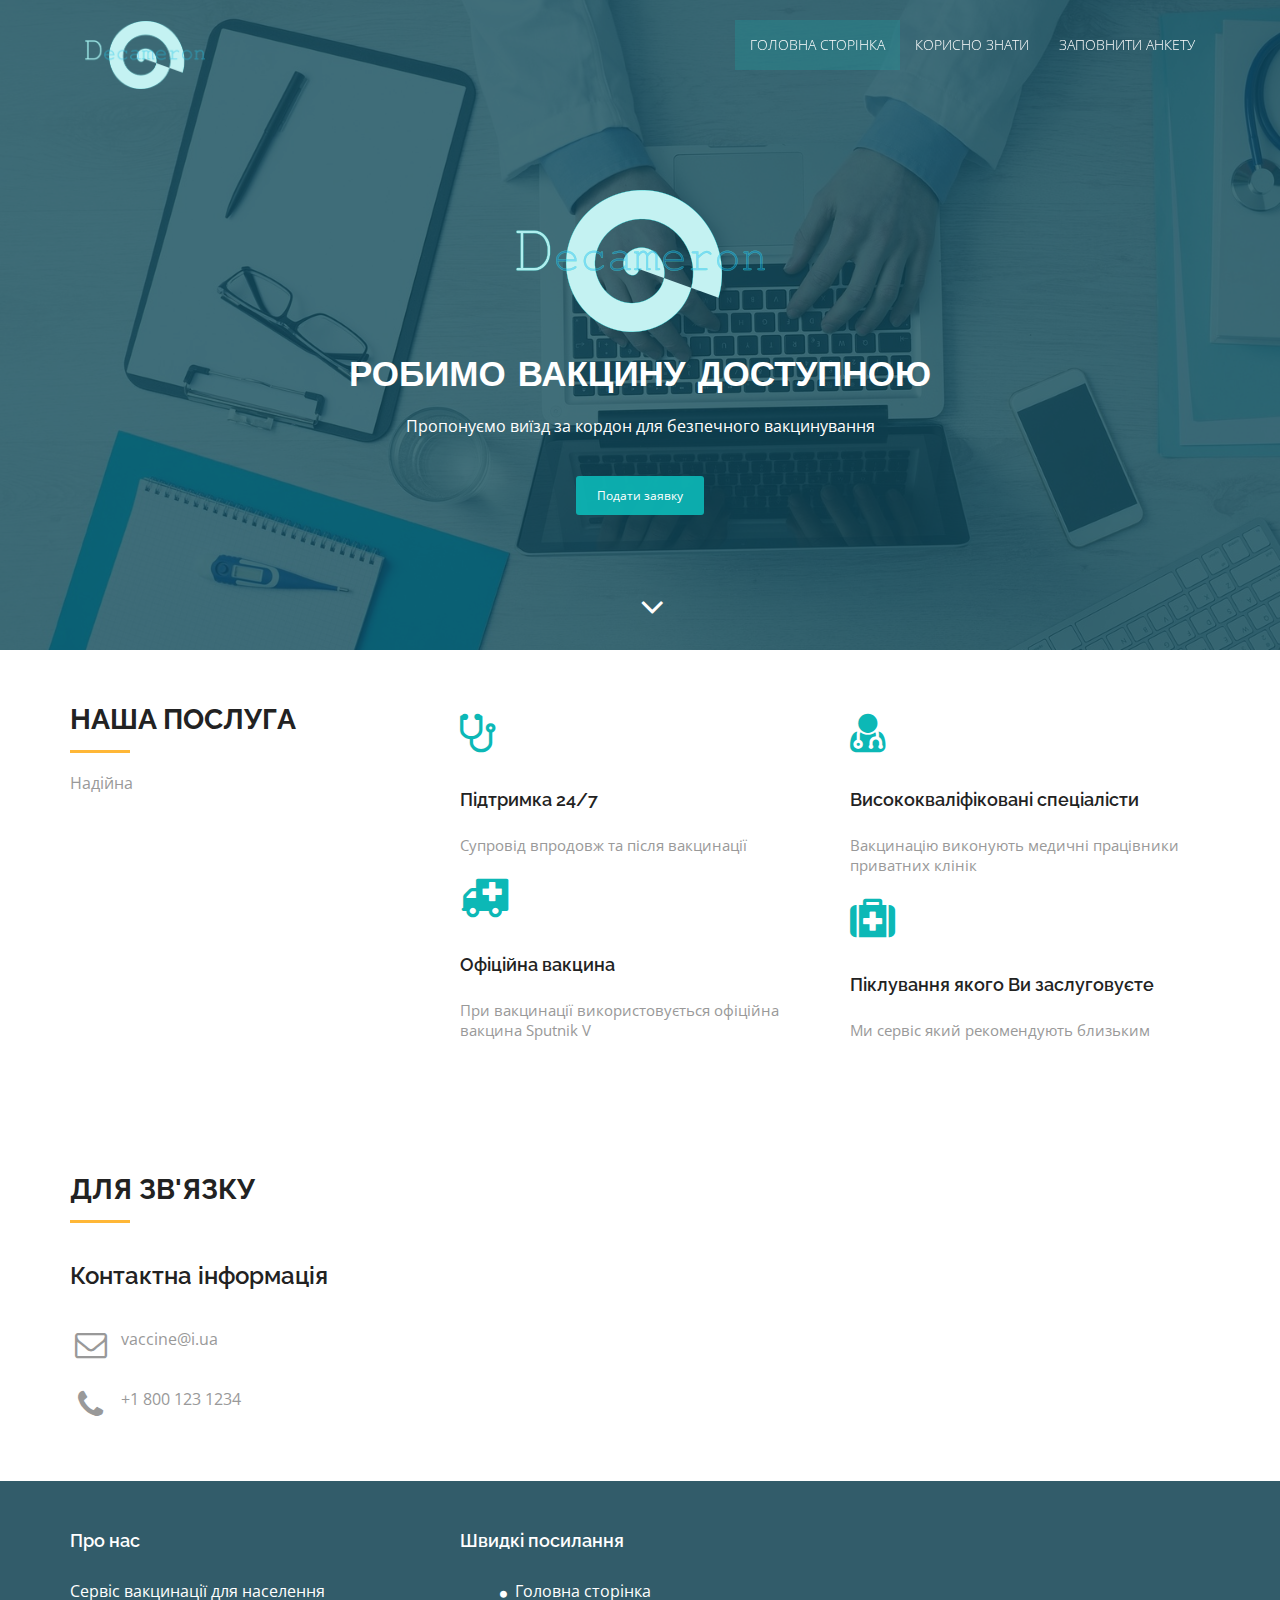
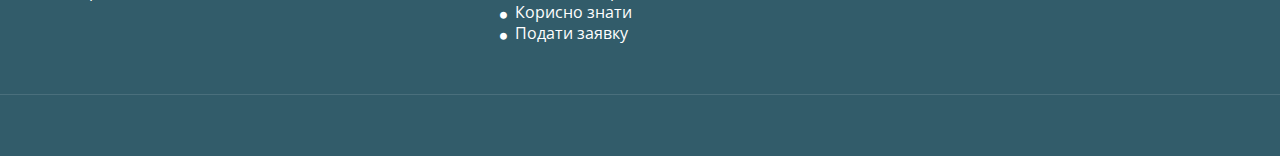
<file: index.html>
<!DOCTYPE html>
<html lang="en">

<head>
  <meta charset="utf-8">
  <meta name="viewport" content="width=device-width, initial-scale=1">
  <title>Доступна вакцина</title>

  <link rel="stylesheet" type="text/css" href="https://fonts.googleapis.com/css?family=Open+Sans|Raleway|Candal">
  <link rel="stylesheet" type="text/css" href="css/font-awesome.min.css">
  <link rel="stylesheet" type="text/css" href="css/bootstrap.min.css">
  <link rel="stylesheet" type="text/css" href="css/style.css">
  <link rel="shortcut icon" href="/img/logo.ico" type="image/x-icon">
  <!-- =======================================================
    Theme Name: Medilab
    Theme URL: https://bootstrapmade.com/medilab-free-medical-bootstrap-theme/
    Author: BootstrapMade.com
    Author URL: https://bootstrapmade.com
  ======================================================= -->
</head>

<body id="myPage" data-spy="scroll" data-target=".navbar" data-offset="60">
  <!--banner-->
  <section id="banner" class="banner">
    <div class="bg-color">
      <nav class="navbar navbar-default navbar-fixed-top">
        <div class="container">
          <div class="col-md-12">
            <div class="navbar-header">
              <button type="button" class="navbar-toggle" data-toggle="collapse" data-target="#myNavbar">
                <span class="icon-bar"></span>
                <span class="icon-bar"></span>
                <span class="icon-bar"></span>
              </button>
              <a class="navbar-brand" href="#"><img src="img/logo.png" class="img-responsive"
                  style="width: 140px; margin-top: -16px;"></a>
            </div>
            <div class="collapse navbar-collapse navbar-right" id="myNavbar">
              <ul class="nav navbar-nav">
                <li class="active"><a href="#banner">Головна сторінка</a></li>
                <li class=""><a href="about.html">Корисно знати</a></li>
                <li class=""><a href="anketa.html">Заповнити анкету</a></li>
              </ul>
            </div>
          </div>
        </div>
      </nav>
      <div class="container">
        <div class="row">
          <div class="banner-info">
            <div class="banner-logo text-center">
              <img src="img/logo.png" class="img-responsive">
            </div>
            <div class="banner-text text-center">
              <h1 class="white">Робимо вакцину доступною</h1>
              <p>Пропонуємо виїзд за кордон для безпечного вакцинування </p>
              <a href="anketa.html" class="btn btn-appoint">Подати заявку</a>
            </div>
            <div class="overlay-detail text-center">
              <a href="#service"><i class="fa fa-angle-down"></i></a>
            </div>
          </div>
        </div>
      </div>
    </div>
  </section>
  <!--/ banner-->
  <!--service-->
  <section id="service" class="section-padding">
    <div class="container">
      <div class="row">
        <div class="col-md-4 col-sm-4">
          <h2 class="ser-title">Наша послуга</h2>
          <hr class="botm-line">
          <p>Надійна</p>
        </div>
        <div class="col-md-4 col-sm-4">
          <div class="service-info">
            <div class="icon">
              <i class="fa fa-stethoscope"></i>
            </div>
            <div class="icon-info">
              <h4>Підтримка 24/7</h4>
              <p>Супровід впродовж та після вакцинації</p>
            </div>
          </div>
          <div class="service-info">
            <div class="icon">
              <i class="fa fa-ambulance"></i>
            </div>
            <div class="icon-info">
              <h4>Офіційна вакцина</h4>
              <p>При вакцинації використовується офіційна вакцина Sputnik V </p>
            </div>
          </div>
        </div>
        <div class="col-md-4 col-sm-4">
          <div class="service-info">
            <div class="icon">
              <i class="fa fa-user-md"></i>
            </div>
            <div class="icon-info">
              <h4>Висококваліфіковані спеціалісти</h4>
              <p>Вакцинацію виконують медичні працівники приватних клінік</p>
            </div>
          </div>
          <div class="service-info">
            <div class="icon">
              <i class="fa fa-medkit"></i>
            </div>
            <div class="icon-info">
              <h4>Піклування якого Ви заслуговуєте</h4>
              <p>Ми сервіс який рекомендують близьким</p>
            </div>
          </div>
        </div>
      </div>
    </div>
  </section>
  <!--/ service-->
  <!--cta-->

  <!--contact-->
  <section id="contact" class="section-padding">
    <div class="container">
      <div class="row">
        <div class="col-md-12">
          <h2 class="ser-title">Для зв'язку</h2>
          <hr class="botm-line">
        </div>
        <div class="col-md-4 col-sm-4">
          <h3>Контактна інформація</h3>
          <div class="space"></div>

          <div class="space"></div>
          <p><i class="fa fa-envelope-o fa-fw pull-left fa-2x"></i>vaccine@i.ua</p>
          <div class="space"></div>
          <p><i class="fa fa-phone fa-fw pull-left fa-2x"></i>+1 800 123 1234</p>
        </div>
      </div>
    </div>
  </section>
  <!--/ contact-->
  <!--footer-->
  <footer id="footer">
    <div class="top-footer">
      <div class="container">
        <div class="row">
          <div class="col-md-4 col-sm-4 marb20">
            <div class="ftr-tle">
              <h4 class="white no-padding">Про нас</h4>
            </div>
            <div class="info-sec">
              <p>Сервіс вакцинації для населення
              </p>
            </div>
          </div>
          <div class="col-md-4 col-sm-4 marb20">
            <div class="ftr-tle">
              <h4 class="white no-padding">Швидкі посилання</h4>
            </div>
            <div class="info-sec">
              <ul class="quick-info">
                <li><a href="index.html"><i class="fa fa-circle"></i>Головна сторінка</a></li>
                <li><a href="about.html"><i class="fa fa-circle"></i>Корисно знати</a></li>
                <li><a href="anketa.html"><i class="fa fa-circle"></i>Подати заявку</a></li>
              </ul>
            </div>
          </div>

        </div>
      </div>
    </div>
    <div class="footer-line">
      <div class="container">
        <div class="row">
          <div class="col-md-12 text-center">


          </div>
        </div>
      </div>
    </div>
  </footer>
  <!--/ footer-->

  <script src="js/jquery.min.js"></script>
  <script src="js/jquery.easing.min.js"></script>
  <script src="js/bootstrap.min.js"></script>
  <script src="js/custom.js"></script>
  <script src="contactform/contactform.js"></script>

</body>

</html>
</file>
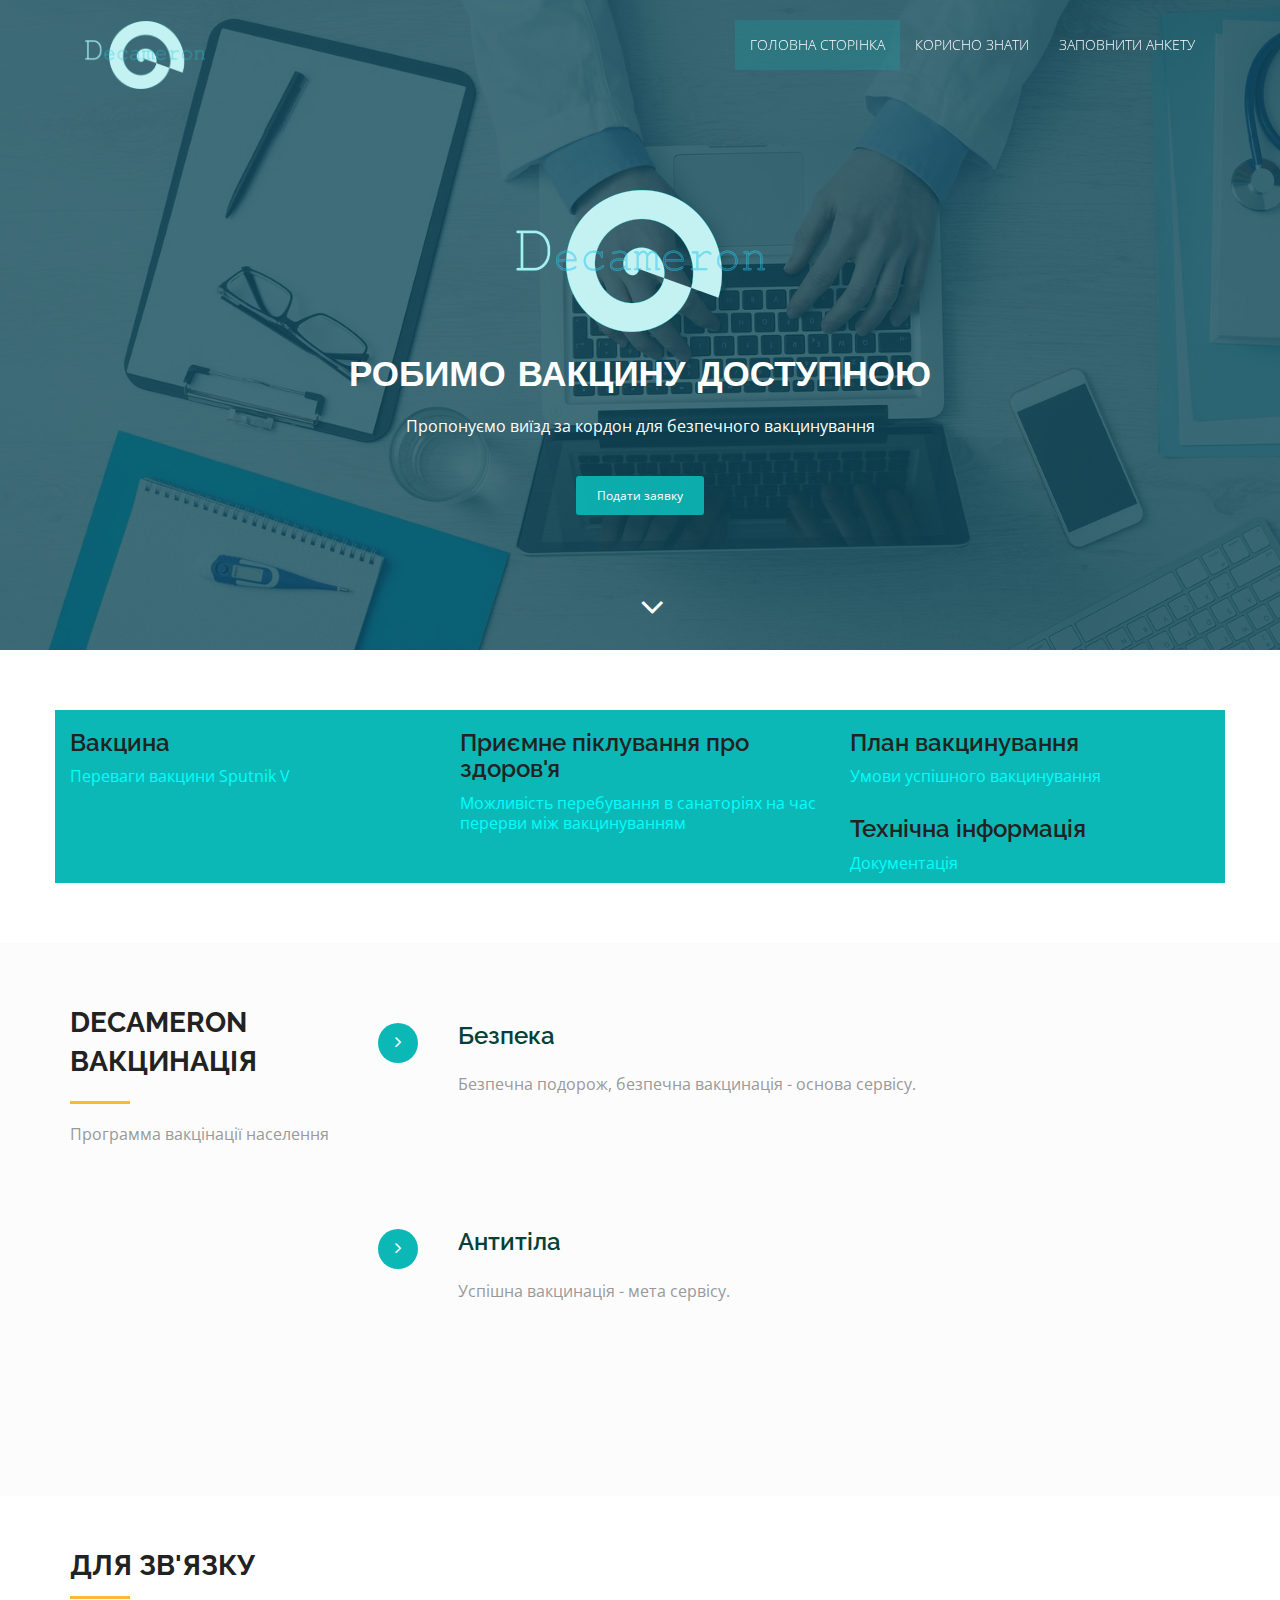
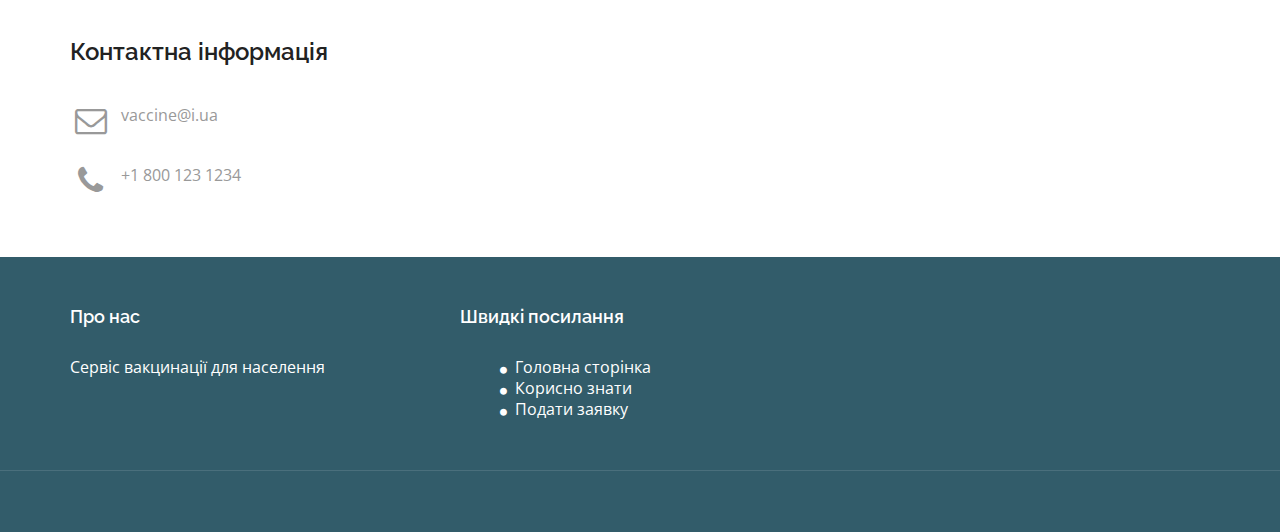
<file: about.html>
<!DOCTYPE html>
<html lang="en">

<head>
    <meta charset="utf-8">
    <meta name="viewport" content="width=device-width, initial-scale=1">
    <title>Про вакцину</title>

    <link rel="stylesheet" type="text/css" href="https://fonts.googleapis.com/css?family=Open+Sans|Raleway|Candal">
    <link rel="stylesheet" type="text/css" href="css/font-awesome.min.css">
    <link rel="stylesheet" type="text/css" href="css/bootstrap.min.css">
    <link rel="stylesheet" type="text/css" href="css/style.css">
    <link rel="shortcut icon" href="/img/logo.ico" type="image/x-icon">
    <!-- =======================================================
    Theme Name: Medilab
    Theme URL: https://bootstrapmade.com/medilab-free-medical-bootstrap-theme/
    Author: BootstrapMade.com
    Author URL: https://bootstrapmade.com
  ======================================================= -->
</head>
<style>
    h3.about {
        color: rgb(3, 65, 56);
    }

    a {
        color: #00FFFF;
    }
</style>

<body id="myPage" data-spy="scroll" data-target=".navbar" data-offset="60">
    <!--banner-->
    <section id="banner" class="banner">
        <div class="bg-color">
            <nav class="navbar navbar-default navbar-fixed-top">
                <div class="container">
                    <div class="col-md-12">
                        <div class="navbar-header">
                            <button type="button" class="navbar-toggle" data-toggle="collapse" data-target="#myNavbar">
                                <span class="icon-bar"></span>
                                <span class="icon-bar"></span>
                                <span class="icon-bar"></span>
                            </button>
                            <a class="navbar-brand" href="#"><img src="img/logo.png" class="img-responsive"
                                    style="width: 140px; margin-top: -16px;"></a>
                        </div>
                        <div class="collapse navbar-collapse navbar-right" id="myNavbar">
                            <ul class="nav navbar-nav">
                                <li class="active"><a href="index.html">Головна сторінка</a></li>
                                <li class=""><a href="about.html">Корисно знати</a></li>
                                <li class=""><a href="anketa.html">Заповнити анкету</a></li>
                            </ul>
                        </div>
                    </div>
                </div>
            </nav>
            <div class="container">
                <div class="row">
                    <div class="banner-info">
                        <div class="banner-logo text-center">
                            <img src="img/logo.png" class="img-responsive">
                        </div>
                        <div class="banner-text text-center">
                            <h1 class="white">Робимо вакцину доступною</h1>
                            <p>Пропонуємо виїзд за кордон для безпечного вакцинування </p>
                            <a href="anketa.html" class="btn btn-appoint">Подати заявку</a>
                        </div>
                        <div class="overlay-detail text-center">
                            <a href="anketa.html"><i class="fa fa-angle-down"></i></a>
                        </div>
                    </div>
                </div>
            </div>
        </div>
    </section>
    <!--/ banner-->
    <!--service-->

    <!--cta-->
    <section id="cta-1" class="section-padding">
        <div class="container">
            <div class="row">
                <div class="schedule-tab">
                    <div class="col-md-4 col-sm-4 bor-left">
                        <div class="mt-boxy-color"></div>
                        <div class="about">
                            <h3>Вакцина</h3>
                            <p><a href="sputnik.html">Переваги вакцини Sputnik V</a> </p>

                        </div>
                    </div>
                    <div class="col-md-4 col-sm-4">
                        <div class="about">
                            <h3>Приємне піклування про здоров'я</h3>
                            <p> <a href="sanatorium.html">Можливість перебування в санаторіях на час перерви між
                                    вакцинуванням</a> </p>

                        </div>
                    </div>
                    <div class="col-md-4 col-sm-4">
                        <div class="about">
                            <h3>План вакцинування</h3>
                            <p> <a href="plan.html">Умови успішного вакцинування</a> </p>

                        </div>
                    </div>
                    <div class="col-md-4 col-sm-4">
                        <div class="about">
                            <h3>Технічна інформація</h3>
                            <p> <a href="docs.html">Документація</a> </p>

                        </div>
                    </div>
                </div>
            </div>
        </div>
    </section>
    <!--cta-->
    <!--about-->
    <section id="about" class="section-padding">
        <div class="container">
            <div class="row">
                <div class="col-md-3 col-sm-4 col-xs-12">
                    <div class="section-title">
                        <h2 class="head-title lg-line">Decameron<br>Вакцинація</h2>
                        <hr class="botm-line">
                        <p class="sec-para">Программа вакцінації населення</p>
                    </div>
                </div>
                <div class="col-md-9 col-sm-8 col-xs-12">
                    <div style="visibility: visible;" class="col-sm-9 more-features-box">
                        <div class="more-features-box-text">
                            <div class="more-features-box-text-icon"> <i class="fa fa-angle-right"
                                    aria-hidden="true"></i> </div>
                            <div class="more-features-box-text-description">
                                <h3 class="about">Безпека</h3>
                                <p>Безпечна подорож, безпечна вакцинація - основа сервісу.</p>
                            </div>
                        </div>
                        <div class="more-features-box-text">
                            <div class="more-features-box-text-icon"> <i class="fa fa-angle-right"
                                    aria-hidden="true"></i> </div>
                            <div class="more-features-box-text-description">
                                <h3 class="about">Антитіла</h3>
                                <p>Успішна вакцинація - мета сервісу.</p>
                            </div>
                        </div>
                    </div>
                </div>
            </div>
        </div>
    </section>
    <!--/ about-->

    <!--contact-->
    <section id="contact" class="section-padding">
        <div class="container">
            <div class="row">
                <div class="col-md-12">
                    <h2 class="ser-title">Для зв'язку</h2>
                    <hr class="botm-line">
                </div>
                <div class="col-md-4 col-sm-4">
                    <h3>Контактна інформація</h3>
                    <div class="space"></div>

                    <div class="space"></div>
                    <p><i class="fa fa-envelope-o fa-fw pull-left fa-2x"></i>vaccine@i.ua</p>
                    <div class="space"></div>
                    <p><i class="fa fa-phone fa-fw pull-left fa-2x"></i>+1 800 123 1234</p>
                </div>
            </div>
        </div>
    </section>
    <!--/ contact-->
    <!--footer-->
    <footer id="footer">
        <div class="top-footer">
            <div class="container">
                <div class="row">
                    <div class="col-md-4 col-sm-4 marb20">
                        <div class="ftr-tle">
                            <h4 class="white no-padding">Про нас</h4>
                        </div>
                        <div class="info-sec">
                            <p>Сервіс вакцинації для населення
                            </p>
                        </div>
                    </div>
                    <div class="col-md-4 col-sm-4 marb20">
                        <div class="ftr-tle">
                            <h4 class="white no-padding">Швидкі посилання</h4>
                        </div>
                        <div class="info-sec">
                            <ul class="quick-info">
                                <li><a href="index.html"><i class="fa fa-circle"></i>Головна сторінка</a></li>
                                <li><a href="about.html"><i class="fa fa-circle"></i>Корисно знати</a></li>
                                <li><a href="anketa.html"><i class="fa fa-circle"></i>Подати заявку</a></li>
                            </ul>
                        </div>
                    </div>

                </div>
            </div>
        </div>
        <div class="footer-line">
            <div class="container">
                <div class="row">
                    <div class="col-md-12 text-center">


                    </div>
                </div>
            </div>
        </div>
    </footer>
    <!--/ footer-->

    <script src="js/jquery.min.js"></script>
    <script src="js/jquery.easing.min.js"></script>
    <script src="js/bootstrap.min.js"></script>
    <script src="js/custom.js"></script>
    <script src="contactform/contactform.js"></script>

</body>

</html>
</file>
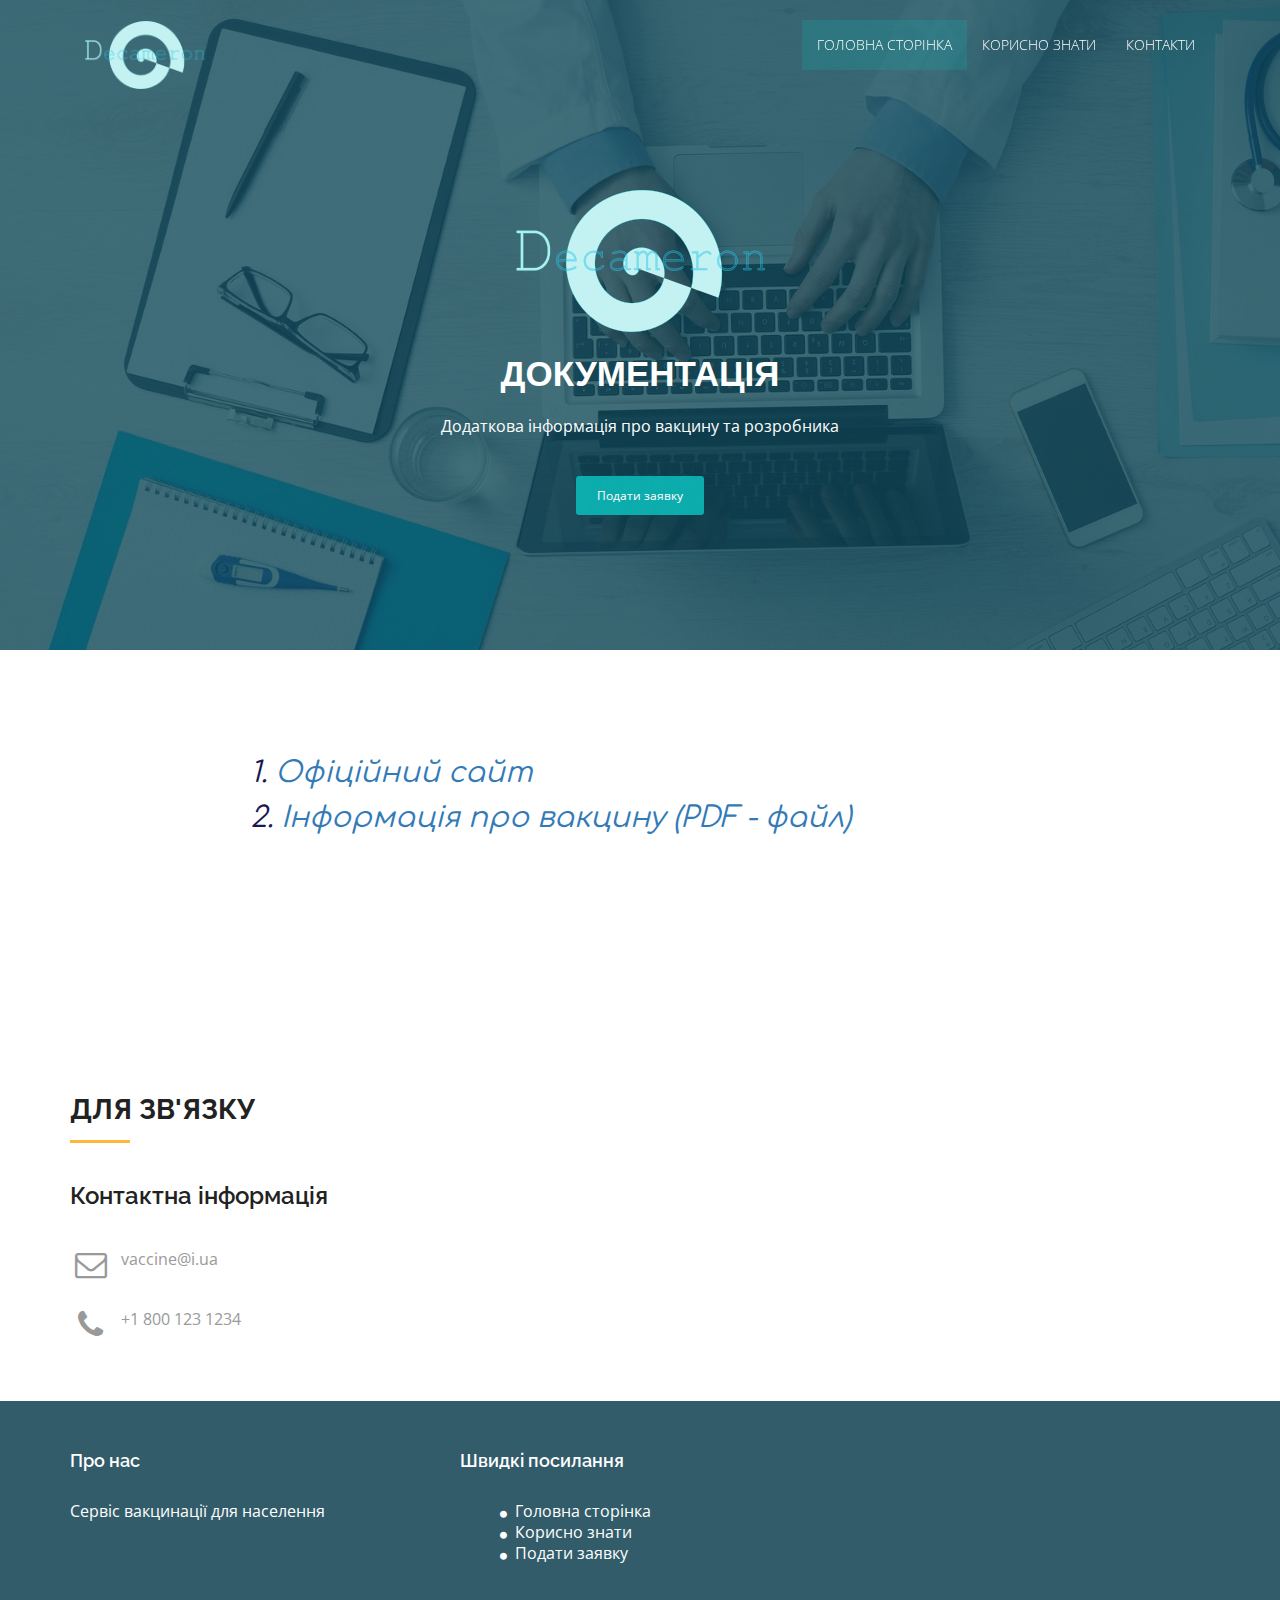
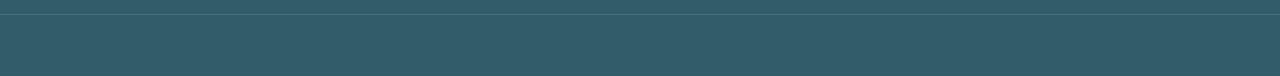
<file: docs.html>
<!DOCTYPE html>
<html lang="en">

<head>
    <meta charset="UTF-8">
    <meta name="viewport" content="width=device-width, initial-scale=1.0">
    <title>Санаторії</title>
    <meta charset="utf-8">
    <meta name="viewport" content="width=device-width, initial-scale=1">
    <title>Доступна вакцина</title>


    <link rel="stylesheet" type="text/css" href="https://fonts.googleapis.com/css?family=Open+Sans|Raleway|Candal">
    <link rel="stylesheet" type="text/css" href="css/font-awesome.min.css">
    <link rel="stylesheet" type="text/css" href="css/bootstrap.min.css">
    <link rel="stylesheet" type="text/css" href="css/style.css">
    <link rel="stylesheet" type="text/css" href="css/post.css">
    <link href="https://fonts.googleapis.com/css2?family=Comfortaa:wght@600&family=Playfair+Display&display=swap"
        rel="stylesheet">
    <link rel="shortcut icon" href="/img/logo.ico" type="image/x-icon">

</head>

<body id="myPage" data-spy="scroll" data-target=".navbar" data-offset="60">
    <!--banner-->
    <section id="banner" class="banner">
        <div class="bg-color">
            <nav class="navbar navbar-default navbar-fixed-top">
                <div class="container">
                    <div class="col-md-12">
                        <div class="navbar-header">
                            <button type="button" class="navbar-toggle" data-toggle="collapse" data-target="#myNavbar">
                                <span class="icon-bar"></span>
                                <span class="icon-bar"></span>
                                <span class="icon-bar"></span>
                            </button>
                            <a class="navbar-brand" href="index.html"><img src="img/logo.png" class="img-responsive"
                                    style="width: 140px; margin-top: -16px;"></a>
                        </div>
                        <div class="collapse navbar-collapse navbar-right" id="myNavbar">
                            <ul class="nav navbar-nav">
                                <li class="active"><a href="index.html">Головна сторінка</a></li>

                                <li class=""><a href="about.html">Корисно знати</a></li>


                                <li class=""><a href="anketa.html">Контакти</a></li>
                            </ul>
                        </div>
                    </div>
                </div>
            </nav>
            <div class="container">
                <div class="row">
                    <div class="banner-info">
                        <div class="banner-logo text-center">
                            <img src="img/logo.png" class="img-responsive">
                        </div>
                        <div class="banner-text text-center">
                            <h1 class="white">Документація</h1>
                            <p>Додаткова інформація про вакцину та розробника</p>
                            <a href="anketa.html" class="btn btn-appoint">Подати заявку</a>
                        </div>


                    </div>
                </div>
            </div>
        </div>
    </section>

    <div class="post">
        1. <a href="https://www.gamaleya.org/research/vaktsina-protiv-covid-19/">Офіційний сайт</a> <br>2. <a
            href="информация МОЗ РФ.pdf">Інформація про
            вакцину (PDF - файл)</a>
    </div>
    <!--contact-->
    <section id="contact" class="section-padding">
        <div class="container">
            <div class="row">
                <div class="col-md-12">
                    <h2 class="ser-title">Для зв'язку</h2>
                    <hr class="botm-line">
                </div>
                <div class="col-md-4 col-sm-4">
                    <h3>Контактна інформація</h3>
                    <div class="space"></div>

                    <div class="space"></div>
                    <p><i class="fa fa-envelope-o fa-fw pull-left fa-2x"></i>vaccine@i.ua</p>
                    <div class="space"></div>
                    <p><i class="fa fa-phone fa-fw pull-left fa-2x"></i>+1 800 123 1234</p>
                </div>
            </div>
        </div>
    </section>
    <!--/ contact-->
    <!--footer-->
    <footer id="footer">
        <div class="top-footer">
            <div class="container">
                <div class="row">
                    <div class="col-md-4 col-sm-4 marb20">
                        <div class="ftr-tle">
                            <h4 class="white no-padding">Про нас</h4>
                        </div>
                        <div class="info-sec">
                            <p>Сервіс вакцинації для населення
                            </p>
                        </div>
                    </div>
                    <div class="col-md-4 col-sm-4 marb20">
                        <div class="ftr-tle">
                            <h4 class="white no-padding">Швидкі посилання</h4>
                        </div>
                        <div class="info-sec">
                            <ul class="quick-info">
                                <li><a href="index.html"><i class="fa fa-circle"></i>Головна сторінка</a></li>
                                <li><a href="about.html"><i class="fa fa-circle"></i>Корисно знати</a></li>
                                <li><a href="anketa.html"><i class="fa fa-circle"></i>Подати заявку</a></li>
                            </ul>
                        </div>
                    </div>

                </div>
            </div>
        </div>
        <div class="footer-line">
            <div class="container">
                <div class="row">
                    <div class="col-md-12 text-center">


                    </div>
                </div>
            </div>
        </div>
    </footer>
    <!--/ footer-->
</body>

</html>
</file>
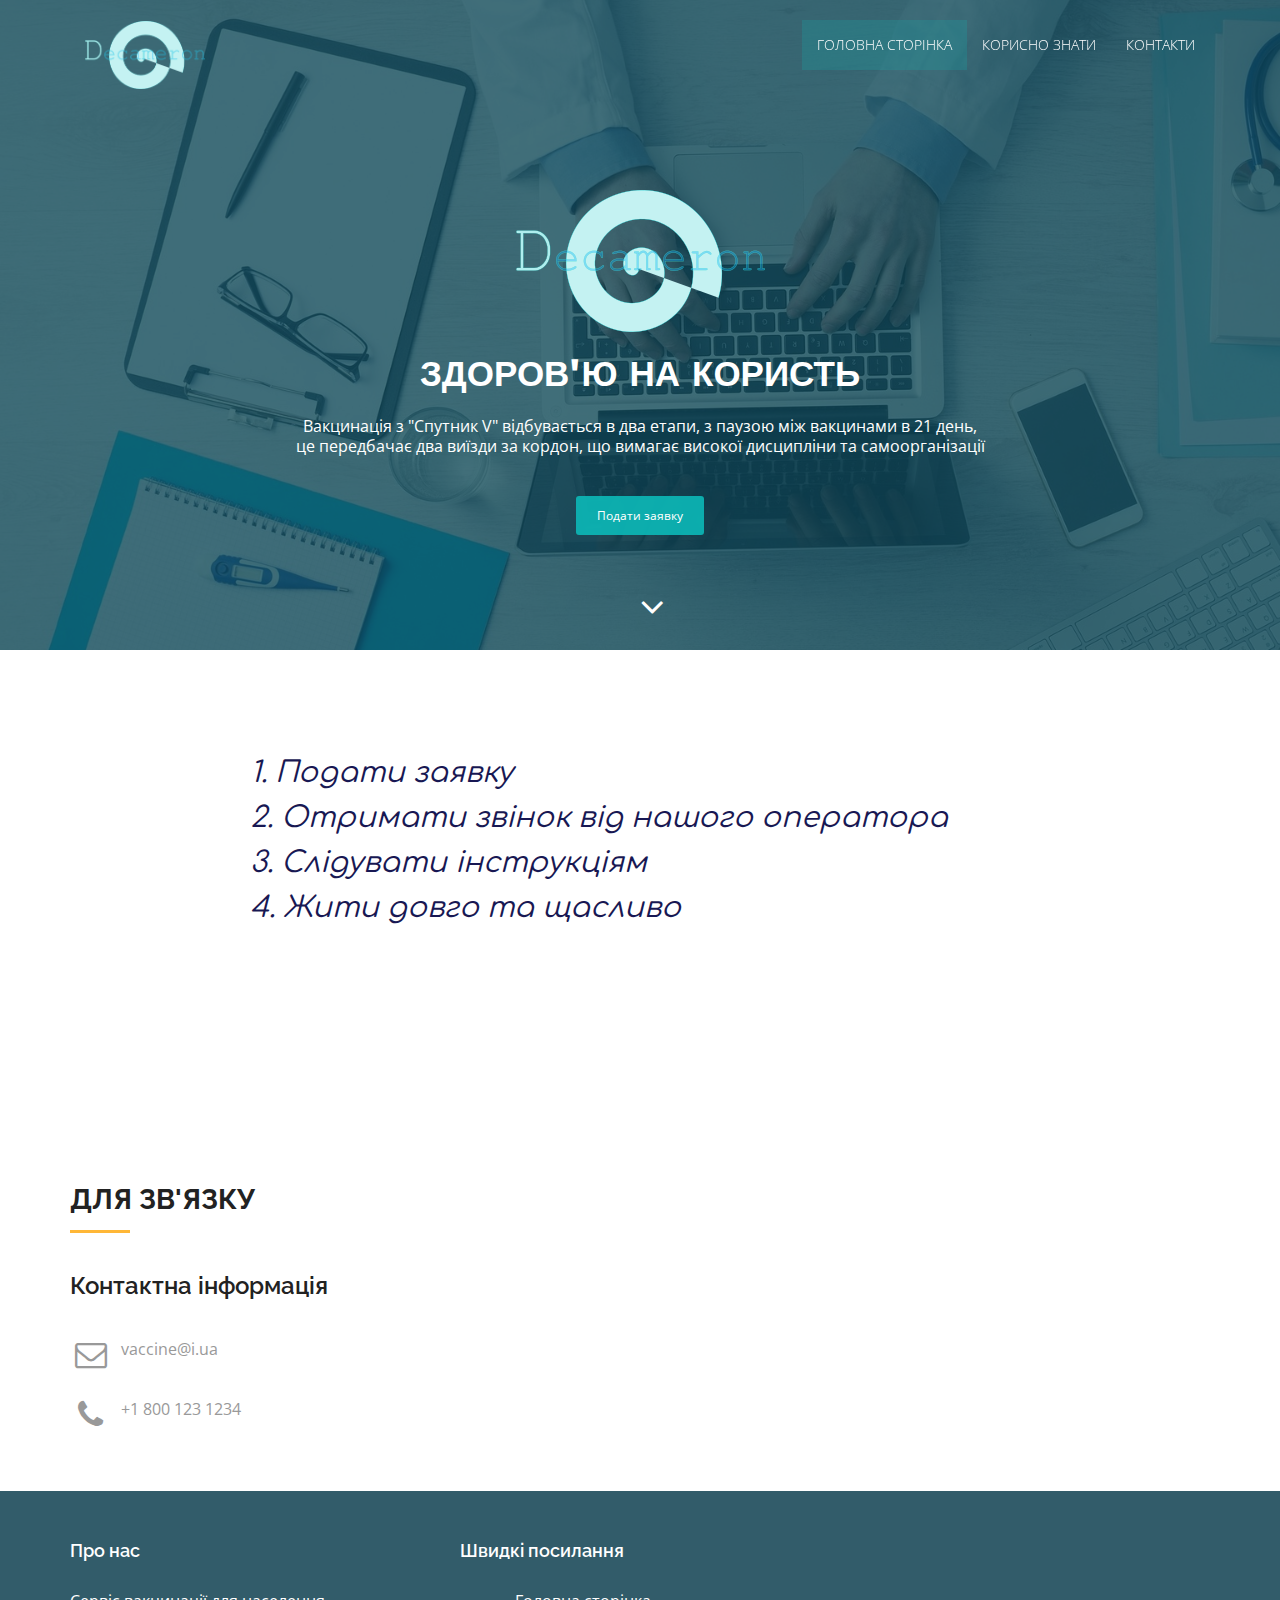
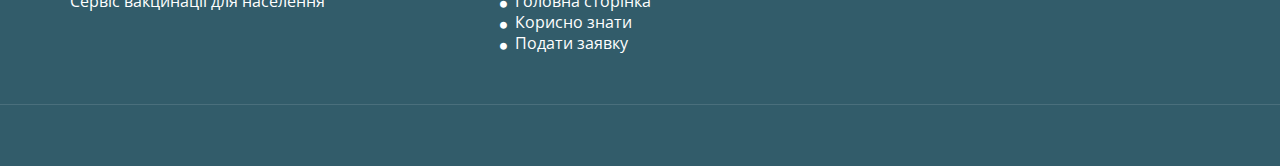
<file: plan.html>
<!DOCTYPE html>
<html lang="en">

<head>
    <meta charset="UTF-8">
    <meta name="viewport" content="width=device-width, initial-scale=1.0">
    <title>Санаторії</title>
    <meta charset="utf-8">
    <meta name="viewport" content="width=device-width, initial-scale=1">
    <title>Доступна вакцина</title>


    <link rel="stylesheet" type="text/css" href="https://fonts.googleapis.com/css?family=Open+Sans|Raleway|Candal">
    <link rel="stylesheet" type="text/css" href="css/font-awesome.min.css">
    <link rel="stylesheet" type="text/css" href="css/bootstrap.min.css">
    <link rel="stylesheet" type="text/css" href="css/style.css">
    <link rel="stylesheet" type="text/css" href="css/post.css">
    <link href="https://fonts.googleapis.com/css2?family=Comfortaa:wght@600&family=Playfair+Display&display=swap"
        rel="stylesheet">
    <link rel="shortcut icon" href="/img/logo.ico" type="image/x-icon">

</head>

<body id="myPage" data-spy="scroll" data-target=".navbar" data-offset="60">
    <!--banner-->
    <section id="banner" class="banner">
        <div class="bg-color">
            <nav class="navbar navbar-default navbar-fixed-top">
                <div class="container">
                    <div class="col-md-12">
                        <div class="navbar-header">
                            <button type="button" class="navbar-toggle" data-toggle="collapse" data-target="#myNavbar">
                                <span class="icon-bar"></span>
                                <span class="icon-bar"></span>
                                <span class="icon-bar"></span>
                            </button>
                            <a class="navbar-brand" href="index.html"><img src="img/logo.png" class="img-responsive"
                                    style="width: 140px; margin-top: -16px;"></a>
                        </div>
                        <div class="collapse navbar-collapse navbar-right" id="myNavbar">
                            <ul class="nav navbar-nav">
                                <li class="active"><a href="index.html">Головна сторінка</a></li>

                                <li class=""><a href="about.html">Корисно знати</a></li>

                                <li class=""><a href="anketa.html">Контакти</a></li>
                            </ul>
                        </div>
                    </div>
                </div>
            </nav>
            <div class="container">
                <div class="row">
                    <div class="banner-info">
                        <div class="banner-logo text-center">
                            <img src="img/logo.png" class="img-responsive">
                        </div>
                        <div class="banner-text text-center">
                            <h1 class="white">Здоров'ю на користь</h1>
                            <p>Вакцинація з "Спутник V" відбувається в два етапи, з паузою між вакцинами в 21 день, <br>
                                це передбачає два виїзди за кордон, що вимагає високої дисципліни та самоорганізації</p>
                            <a href="#contact" class="btn btn-appoint">Подати заявку</a>
                        </div>
                        <div class="overlay-detail text-center">
                            <a href="#service"><i class="fa fa-angle-down"></i></a>
                        </div>
                    </div>
                </div>
            </div>
        </div>
    </section>

    <div class="post">
        1. Подати заявку <br>2. Отримати звінок від нашого оператора <br>3. Слідувати інструкціям <br>4. Жити довго та
        щасливо
    </div>
    <!--contact-->
    <section id="contact" class="section-padding">
        <div class="container">
            <div class="row">
                <div class="col-md-12">
                    <h2 class="ser-title">Для зв'язку</h2>
                    <hr class="botm-line">
                </div>
                <div class="col-md-4 col-sm-4">
                    <h3>Контактна інформація</h3>
                    <div class="space"></div>

                    <div class="space"></div>
                    <p><i class="fa fa-envelope-o fa-fw pull-left fa-2x"></i>vaccine@i.ua</p>
                    <div class="space"></div>
                    <p><i class="fa fa-phone fa-fw pull-left fa-2x"></i>+1 800 123 1234</p>
                </div>
            </div>
        </div>
    </section>
    <!--/ contact-->
    <!--footer-->
    <footer id="footer">
        <div class="top-footer">
            <div class="container">
                <div class="row">
                    <div class="col-md-4 col-sm-4 marb20">
                        <div class="ftr-tle">
                            <h4 class="white no-padding">Про нас</h4>
                        </div>
                        <div class="info-sec">
                            <p>Сервіс вакцинації для населення
                            </p>
                        </div>
                    </div>
                    <div class="col-md-4 col-sm-4 marb20">
                        <div class="ftr-tle">
                            <h4 class="white no-padding">Швидкі посилання</h4>
                        </div>
                        <div class="info-sec">
                            <ul class="quick-info">
                                <li><a href="index.html"><i class="fa fa-circle"></i>Головна сторінка</a></li>
                                <li><a href="about.html"><i class="fa fa-circle"></i>Корисно знати</a></li>
                                <li><a href="anketa.html"><i class="fa fa-circle"></i>Подати заявку</a></li>
                            </ul>
                        </div>
                    </div>

                </div>
            </div>
        </div>
        <div class="footer-line">
            <div class="container">
                <div class="row">
                    <div class="col-md-12 text-center">


                    </div>
                </div>
            </div>
        </div>
    </footer>
    <!--/ footer-->
</body>

</html>
</file>
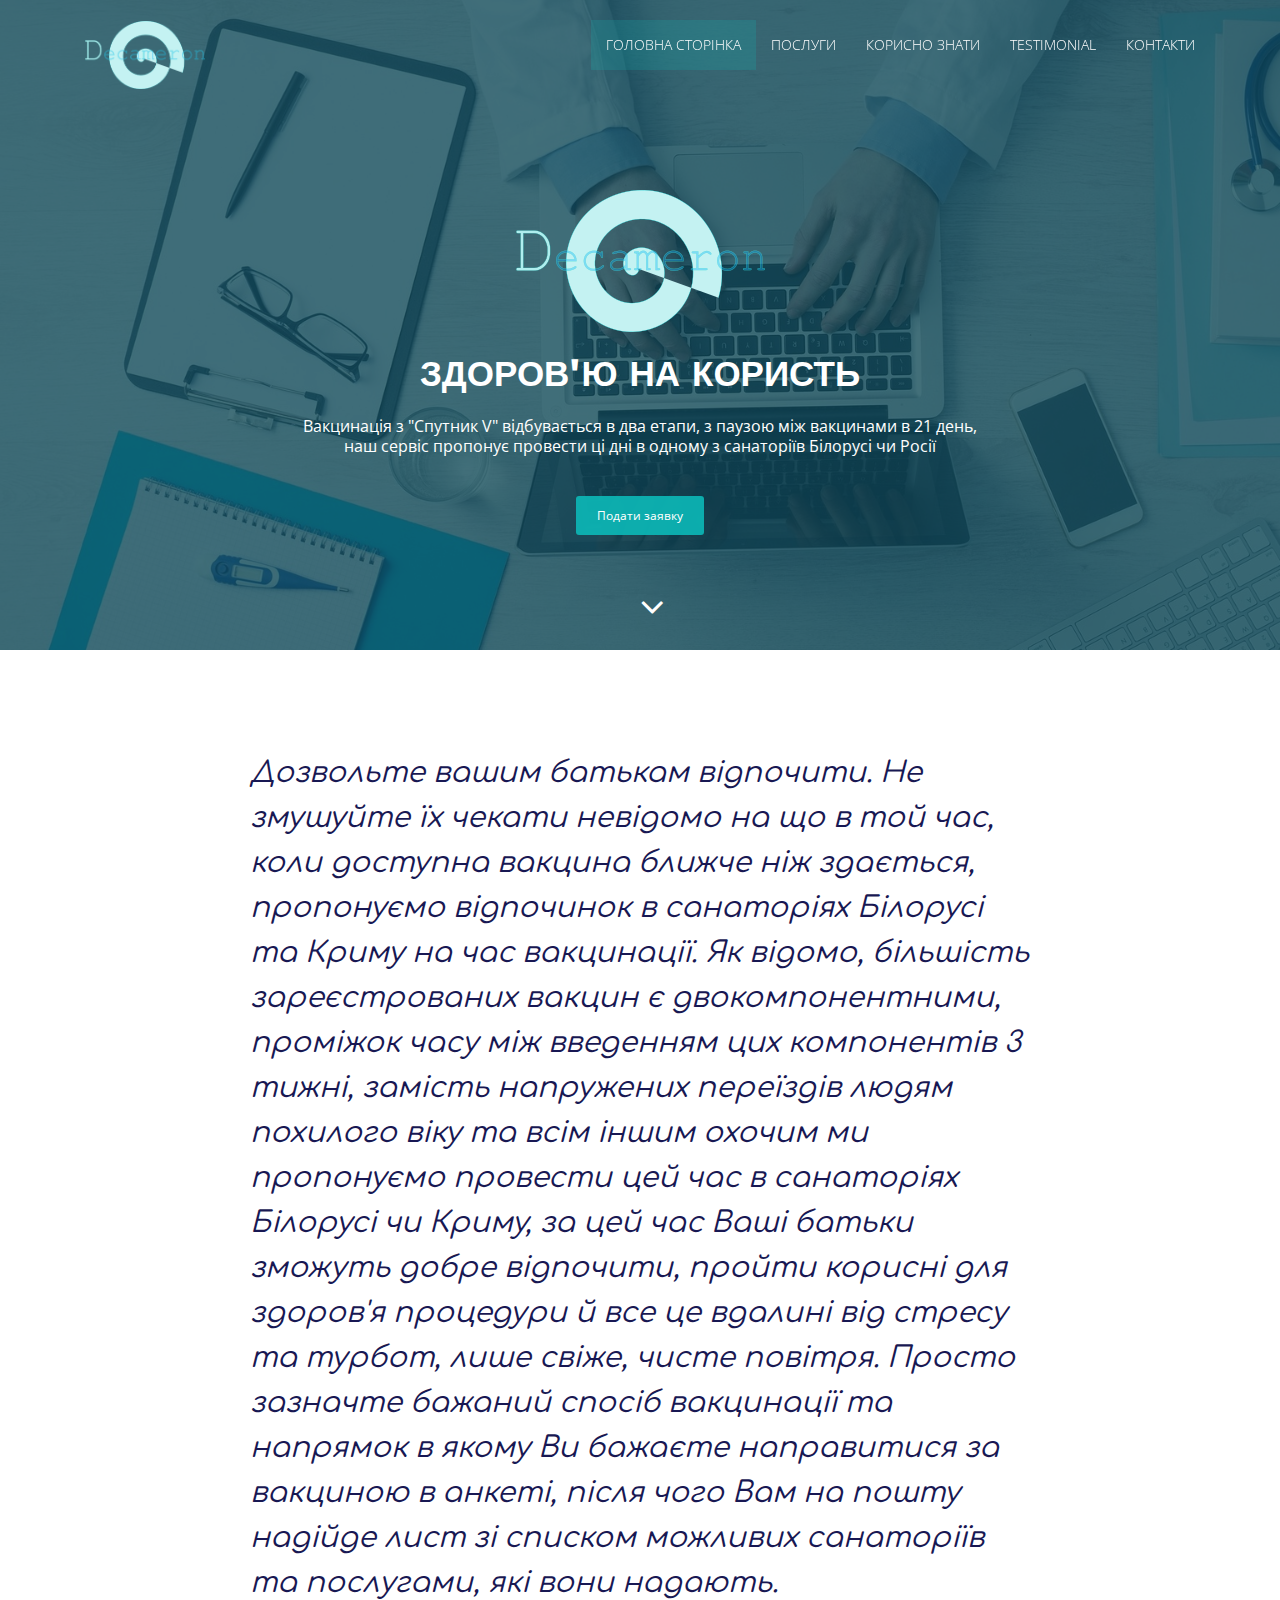
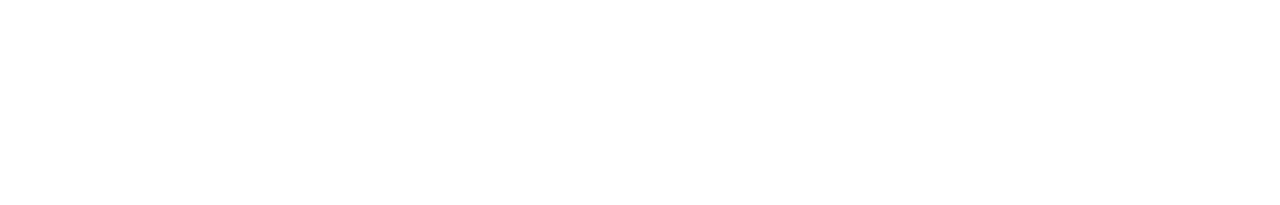
<file: sanatorium.html>
<!DOCTYPE html>
<html lang="en">

<head>
    <meta charset="UTF-8">
    <meta name="viewport" content="width=device-width, initial-scale=1.0">
    <title>Санаторії</title>
    <meta charset="utf-8">
    <meta name="viewport" content="width=device-width, initial-scale=1">
    <title>Доступна вакцина</title>


    <link rel="stylesheet" type="text/css" href="https://fonts.googleapis.com/css?family=Open+Sans|Raleway|Candal">
    <link rel="stylesheet" type="text/css" href="css/font-awesome.min.css">
    <link rel="stylesheet" type="text/css" href="css/bootstrap.min.css">
    <link rel="stylesheet" type="text/css" href="css/style.css">
    <link rel="stylesheet" type="text/css" href="css/post.css">
    <link href="https://fonts.googleapis.com/css2?family=Comfortaa:wght@600&family=Playfair+Display&display=swap"
        rel="stylesheet">
    <link rel="shortcut icon" href="/img/logo.ico" type="image/x-icon">


</head>

<body id="myPage" data-spy="scroll" data-target=".navbar" data-offset="60">
    <!--banner-->
    <section id="banner" class="banner">
        <div class="bg-color">
            <nav class="navbar navbar-default navbar-fixed-top">
                <div class="container">
                    <div class="col-md-12">
                        <div class="navbar-header">
                            <button type="button" class="navbar-toggle" data-toggle="collapse" data-target="#myNavbar">
                                <span class="icon-bar"></span>
                                <span class="icon-bar"></span>
                                <span class="icon-bar"></span>
                            </button>
                            <a class="navbar-brand" href="#"><img src="img/logo.png" class="img-responsive"
                                    style="width: 140px; margin-top: -16px;"></a>
                        </div>
                        <div class="collapse navbar-collapse navbar-right" id="myNavbar">
                            <ul class="nav navbar-nav">
                                <li class="active"><a href="#banner">Головна сторінка</a></li>
                                <li class=""><a href="#service">Послуги</a></li>
                                <li class=""><a href="about.html">Корисно знати</a></li>
                                <li class=""><a href="#testimonial">Testimonial</a></li>
                                <li class=""><a href="#contact">Контакти</a></li>
                            </ul>
                        </div>
                    </div>
                </div>
            </nav>
            <div class="container">
                <div class="row">
                    <div class="banner-info">
                        <div class="banner-logo text-center">
                            <img src="img/logo.png" class="img-responsive">
                        </div>
                        <div class="banner-text text-center">
                            <h1 class="white">Здоров'ю на користь</h1>
                            <p>Вакцинація з "Спутник V" відбувається в два етапи, з паузою між вакцинами в 21 день, <br>
                                наш
                                сервіс пропонує провести ці дні в одному з санаторіїв Білорусі чи Росії</p>
                            <a href="#contact" class="btn btn-appoint">Подати заявку</a>
                        </div>
                        <div class="overlay-detail text-center">
                            <a href="#service"><i class="fa fa-angle-down"></i></a>
                        </div>
                    </div>
                </div>
            </div>
        </div>
    </section>

    <div class="post">
        Дозвольте вашим батькам відпочити.
        Не змушуйте їх чекати невідомо на що в той час, коли доступна вакцина ближче ніж здається, пропонуємо відпочинок
        в санаторіях Білорусі та Криму на час вакцинації.
        Як відомо, більшість зареєстрованих вакцин є двокомпонентними, проміжок часу між введенням цих компонентів 3
        тижні, замість напружених переїздів людям похилого віку та всім іншим охочим ми пропонуємо провести цей час в
        санаторіях Білорусі чи Криму, за цей час Ваші батьки зможуть добре відпочити, пройти корисні для здоров'я
        процедури й все це вдалині від стресу та турбот, лише свіже, чисте повітря.
        Просто зазначте бажаний спосіб вакцинації та напрямок в якому Ви бажаєте направитися за вакциною в анкеті, після
        чого Вам на пошту надійде лист зі списком можливих санаторіїв та послугами, які вони надають.
    </div>
</body>

</html>
</file>
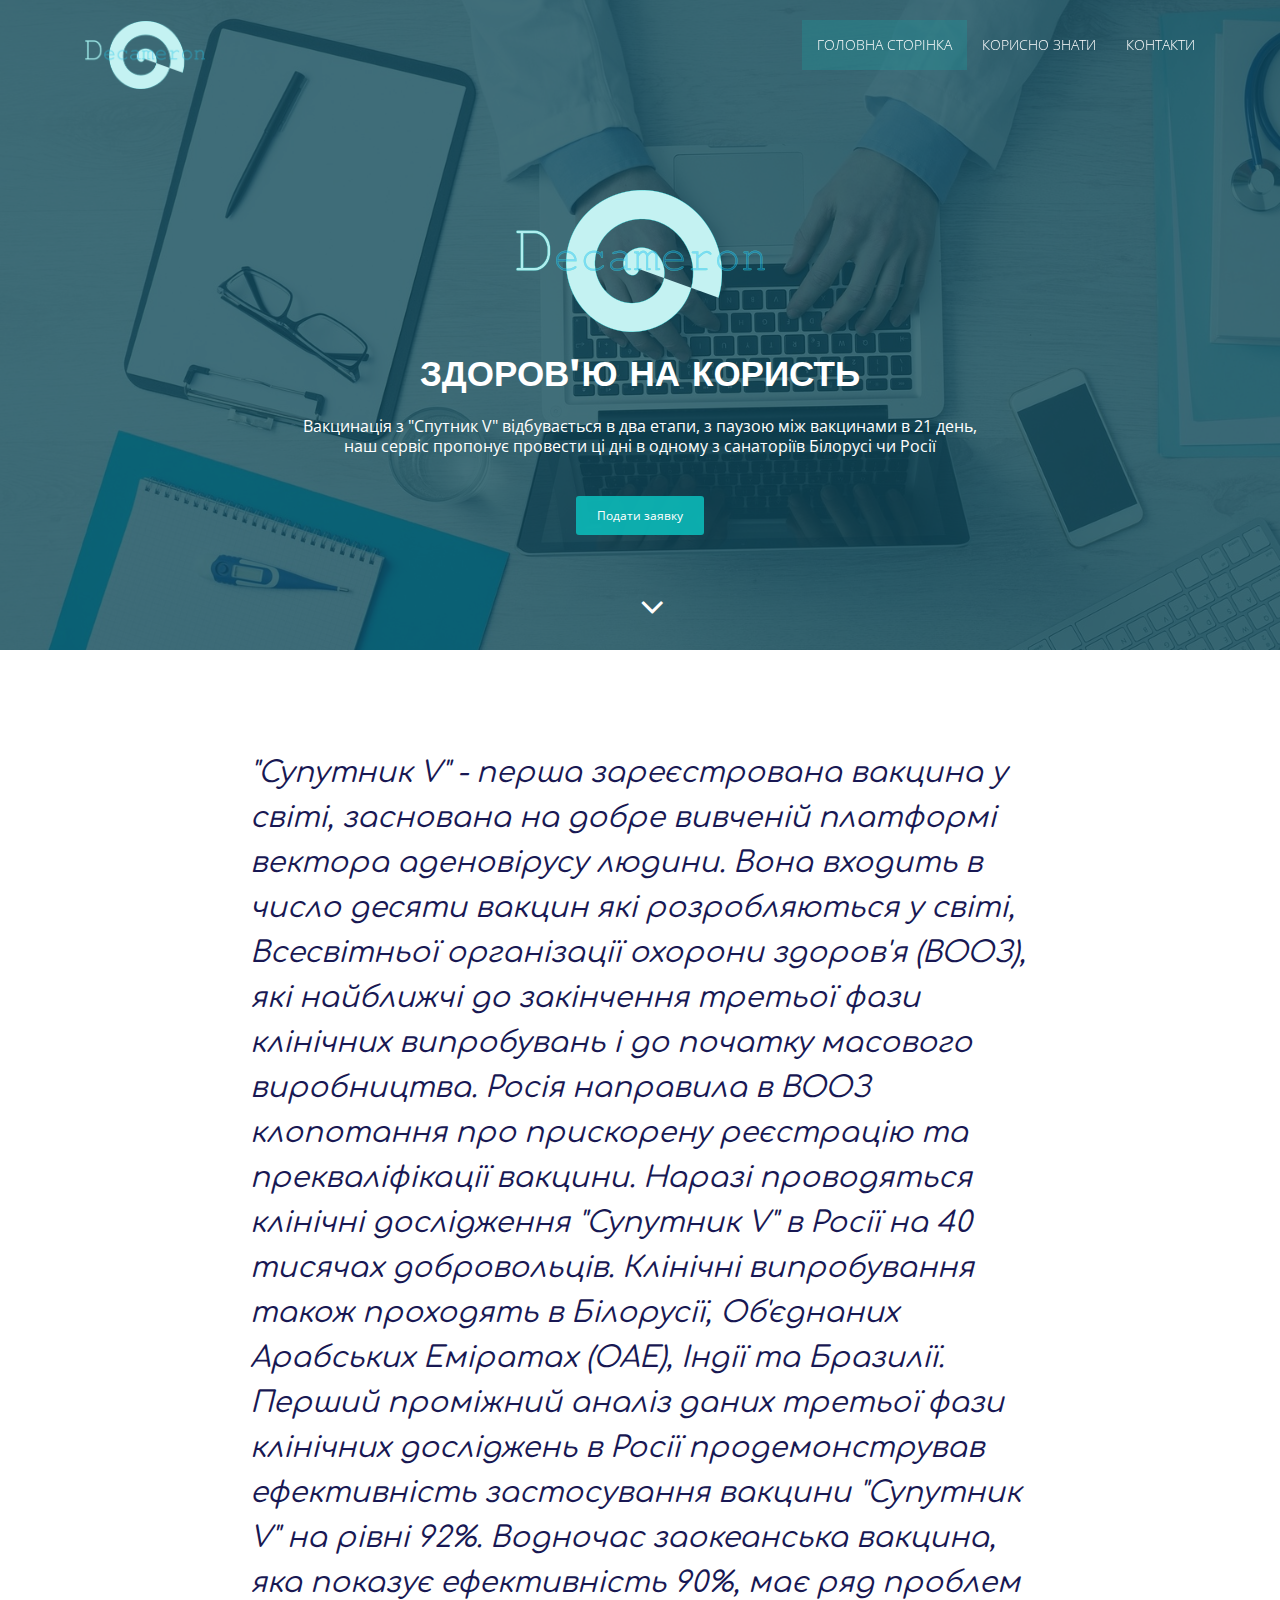
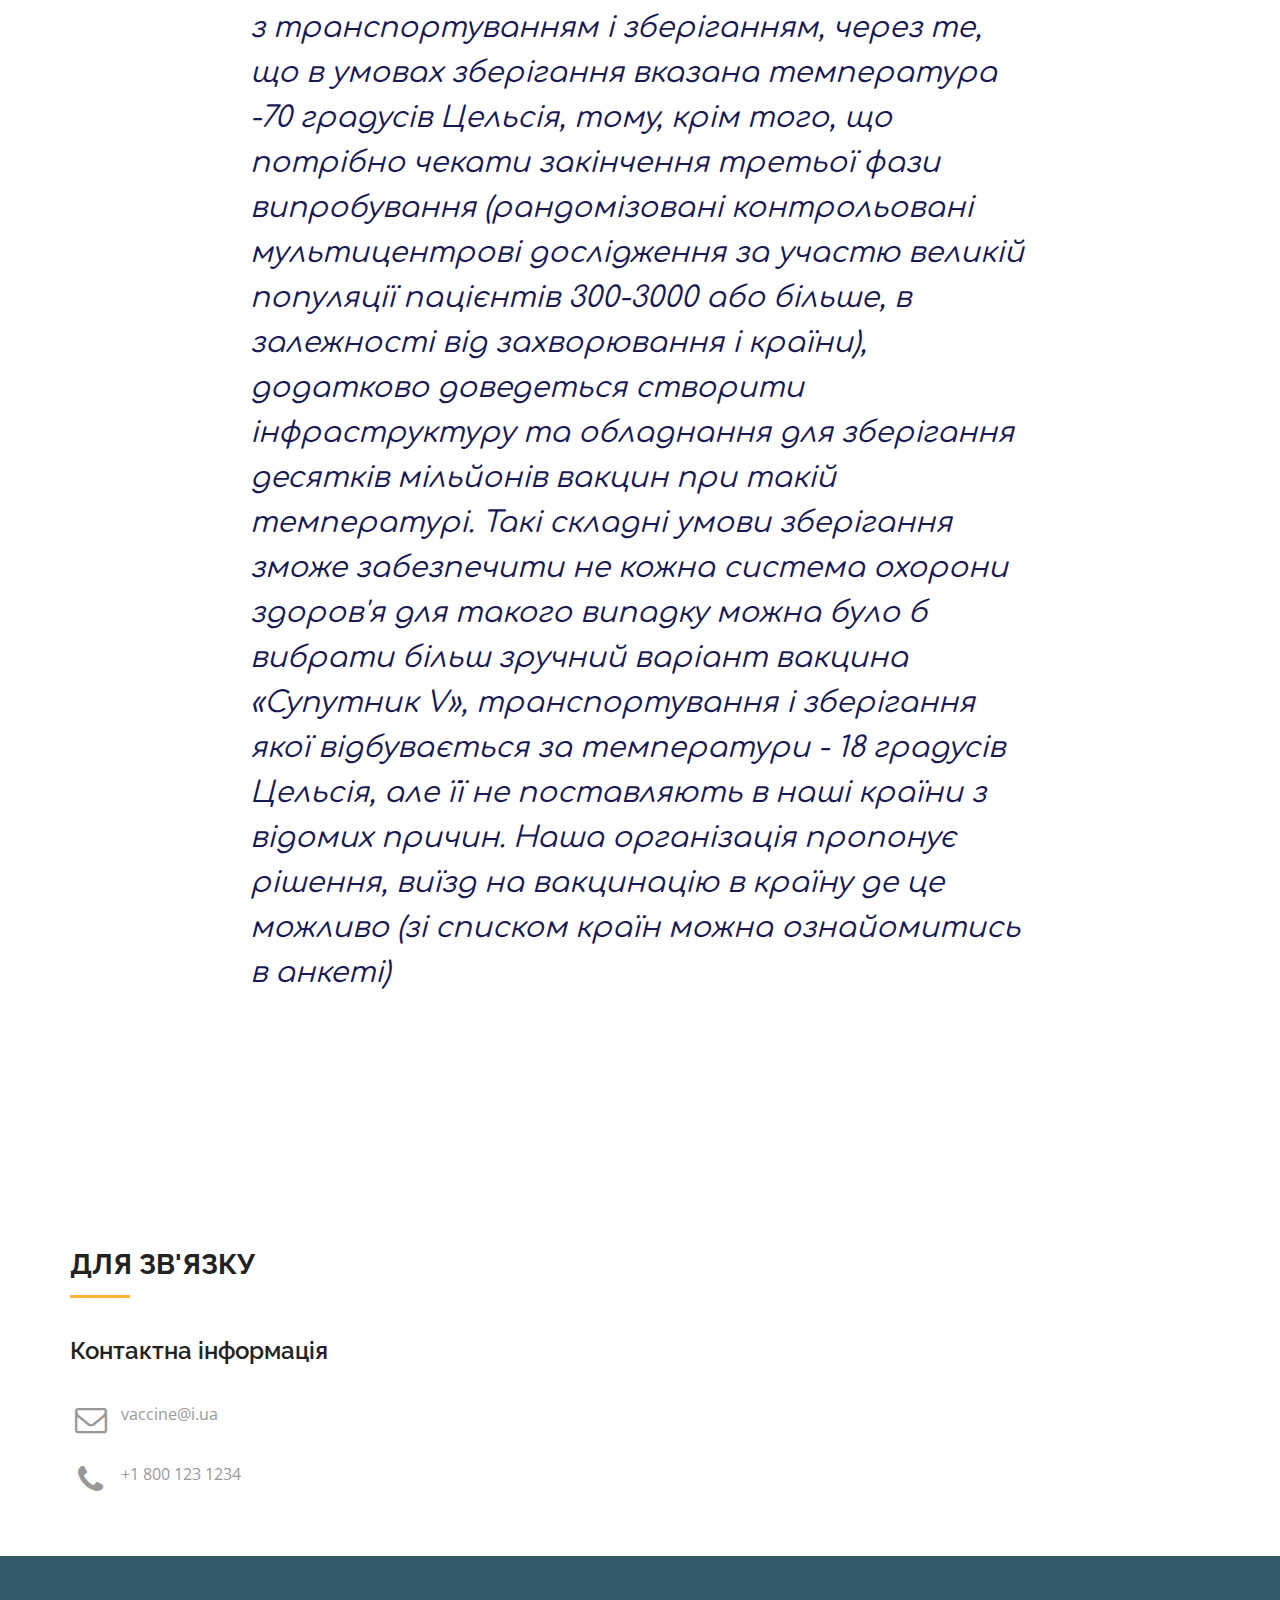
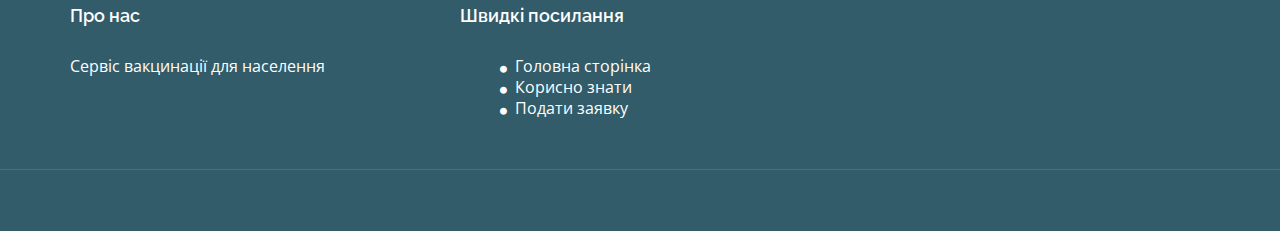
<file: sputnik.html>
<!DOCTYPE html>
<html lang="en">

<head>
    <meta charset="UTF-8">
    <meta name="viewport" content="width=device-width, initial-scale=1.0">
    <title>Санаторії</title>
    <meta charset="utf-8">
    <meta name="viewport" content="width=device-width, initial-scale=1">
    <title>Доступна вакцина</title>


    <link rel="stylesheet" type="text/css" href="https://fonts.googleapis.com/css?family=Open+Sans|Raleway|Candal">
    <link rel="stylesheet" type="text/css" href="css/font-awesome.min.css">
    <link rel="stylesheet" type="text/css" href="css/bootstrap.min.css">
    <link rel="stylesheet" type="text/css" href="css/style.css">
    <link rel="stylesheet" type="text/css" href="css/post.css">
    <link href="https://fonts.googleapis.com/css2?family=Comfortaa:wght@600&family=Playfair+Display&display=swap"
        rel="stylesheet">
    <link rel="shortcut icon" href="/img/logo.ico" type="image/x-icon">

</head>

<body id="myPage" data-spy="scroll" data-target=".navbar" data-offset="60">
    <!--banner-->
    <section id="banner" class="banner">
        <div class="bg-color">
            <nav class="navbar navbar-default navbar-fixed-top">
                <div class="container">
                    <div class="col-md-12">
                        <div class="navbar-header">
                            <button type="button" class="navbar-toggle" data-toggle="collapse" data-target="#myNavbar">
                                <span class="icon-bar"></span>
                                <span class="icon-bar"></span>
                                <span class="icon-bar"></span>
                            </button>
                            <a class="navbar-brand" href="index.html"><img src="img/logo.png" class="img-responsive"
                                    style="width: 140px; margin-top: -16px;"></a>
                        </div>
                        <div class="collapse navbar-collapse navbar-right" id="myNavbar">
                            <ul class="nav navbar-nav">
                                <li class="active"><a href="index.html">Головна сторінка</a></li>

                                <li class=""><a href="about.html">Корисно знати</a></li>

                                <li class=""><a href="anketa.html">Контакти</a></li>
                            </ul>
                        </div>
                    </div>
                </div>
            </nav>
            <div class="container">
                <div class="row">
                    <div class="banner-info">
                        <div class="banner-logo text-center">
                            <img src="img/logo.png" class="img-responsive">
                        </div>
                        <div class="banner-text text-center">
                            <h1 class="white">Здоров'ю на користь</h1>
                            <p>Вакцинація з "Спутник V" відбувається в два етапи, з паузою між вакцинами в 21 день, <br>
                                наш
                                сервіс пропонує провести ці дні в одному з санаторіїв Білорусі чи Росії</p>
                            <a href="#contact" class="btn btn-appoint">Подати заявку</a>
                        </div>
                        <div class="overlay-detail text-center">
                            <a href="#service"><i class="fa fa-angle-down"></i></a>
                        </div>
                    </div>
                </div>
            </div>
        </div>
    </section>

    <div class="post">
        "Супутник V" - перша зареєстрована вакцина у світі, заснована на добре вивченій платформі вектора аденовірусу
        людини. Вона входить в число десяти вакцин які розробляються у світі, Всесвітньої організації охорони здоров'я
        (ВООЗ), які найближчі до закінчення третьої фази клінічних випробувань і до початку масового виробництва. Росія
        направила в ВООЗ клопотання про прискорену реєстрацію та прекваліфікації вакцини.
        Наразі проводяться клінічні дослідження "Супутник V" в Росії на 40 тисячах добровольців. Клінічні випробування
        також проходять в Білорусії, Об'єднаних Арабських Еміратах (ОАЕ), Індії та Бразилії. Перший проміжний аналіз
        даних третьої фази клінічних досліджень в Росії продемонстрував ефективність застосування вакцини "Супутник V"
        на рівні 92%.
        Водночас заокеанська вакцина, яка показує ефективність 90%, має ряд проблем з транспортуванням і зберіганням,
        через те, що в умовах зберігання вказана температура -70 градусів Цельсія, тому, крім того, що потрібно чекати
        закінчення третьої фази випробування (рандомізовані контрольовані мультицентрові дослідження за участю великій
        популяції пацієнтів 300-3000 або більше, в залежності від захворювання і країни), додатково доведеться створити
        інфраструктуру та обладнання для зберігання десятків мільйонів вакцин при такій температурі.
        Такі складні умови зберігання зможе забезпечити не кожна система охорони здоров'я для такого випадку можна було
        б вибрати більш зручний варіант вакцина «Супутник V», транспортування і зберігання якої відбувається за
        температури - 18 градусів Цельсія, але її не поставляють в наші країни з відомих причин.
        Наша організація пропонує рішення, виїзд на вакцинацію в країну де це можливо (зі списком країн можна
        ознайомитись в анкеті)</div>
    <!--contact-->
    <section id="contact" class="section-padding">
        <div class="container">
            <div class="row">
                <div class="col-md-12">
                    <h2 class="ser-title">Для зв'язку</h2>
                    <hr class="botm-line">
                </div>
                <div class="col-md-4 col-sm-4">
                    <h3>Контактна інформація</h3>
                    <div class="space"></div>

                    <div class="space"></div>
                    <p><i class="fa fa-envelope-o fa-fw pull-left fa-2x"></i>vaccine@i.ua</p>
                    <div class="space"></div>
                    <p><i class="fa fa-phone fa-fw pull-left fa-2x"></i>+1 800 123 1234</p>
                </div>
            </div>
        </div>
    </section>
    <!--/ contact-->
    <!--footer-->
    <footer id="footer">
        <div class="top-footer">
            <div class="container">
                <div class="row">
                    <div class="col-md-4 col-sm-4 marb20">
                        <div class="ftr-tle">
                            <h4 class="white no-padding">Про нас</h4>
                        </div>
                        <div class="info-sec">
                            <p>Сервіс вакцинації для населення
                            </p>
                        </div>
                    </div>
                    <div class="col-md-4 col-sm-4 marb20">
                        <div class="ftr-tle">
                            <h4 class="white no-padding">Швидкі посилання</h4>
                        </div>
                        <div class="info-sec">
                            <ul class="quick-info">
                                <li><a href="index.html"><i class="fa fa-circle"></i>Головна сторінка</a></li>
                                <li><a href="about.html"><i class="fa fa-circle"></i>Корисно знати</a></li>
                                <li><a href="anketa.html"><i class="fa fa-circle"></i>Подати заявку</a></li>
                            </ul>
                        </div>
                    </div>

                </div>
            </div>
        </div>
        <div class="footer-line">
            <div class="container">
                <div class="row">
                    <div class="col-md-12 text-center">


                    </div>
                </div>
            </div>
        </div>
    </footer>
    <!--/ footer-->
</body>

</html>
</file>
<file: css/post.css>
div.post{
    font-family: Georgia, 'Times New Roman', Times, serif;
    font-style: italic;
    font-size: 29px;
    padding-left: 250px;
    padding-right: 250px;
    padding-top: 100px;
    padding-bottom: 200px;
    line-height: 45px;
    font-family: 'Comfortaa', cursive;
    color: rgb(24, 24, 83);
}
iframe.anketa{
    padding-left: 200px;
   
}
</file>
<file: css/style.css>
/*
    Theme Name: Medilab
    Theme URL: https://bootstrapmade.com/medilab-free-medical-bootstrap-theme/
    Author: BootstrapMade.com
    Author URL: https://bootstrapmade.com
*/

body {
	font-family: 'Open Sans', sans-serif;
	line-height: 20px;
	color: #999999;
	font-size: 300;
	font-size: 16px;
}
ol, ul {
	list-style: none;
}
blockquote, q {
	quotes: none;
}
blockquote:before, blockquote:after,
q:before, q:after {
	content: '';
	content: none;
}
table {
	border-collapse: collapse;
	border-spacing: 0;
}
h1, h2, h3, h4, h5, h6
{
	font-family: 'Raleway', sans-serif;
	font-weight: 600;
	color: #222222;
}
a, a:hover, a:focus, a:active{
    outline: none;
}

.section-padding{
	padding: 60px 0px;

}
h2 {
    line-height: 20px;
    margin: 0;
    font-size: 28px;
    font-weight: 700;
    text-transform: uppercase;
}
hr.botm-line {
    height: 3px;
    width: 60px;
    background: #ffb737;
    position: relative;
    border: 0;
    margin: 20px 0 20px 0;
}

/***************************************
banner
***************************************/
.navbar {
    margin-bottom: 0px;
    border: 0px;
}
.navbar {
    border-radius: 0px;
}
.navbar-default {
    background-color: #fff;
    padding: 20px 0;
    transition: all 0.3s;
}
.navbar-default {
    background-color: transparent;
    border: 0px;
}
.navbar {
    border-radius: 0px;
}

.navbar-brand
{
	font-family: 'Chewy', cursive;
	font-size: 32px;
}

.navbar-brand img {
    padding-top: 2px;
    width: 120px !important;
}

.navbar-default .navbar-brand, .navbar-default .navbar-brand:hover, .navbar-default .navbar-brand:focus {
    color: #EA6045;
}

@media (max-width: 768px) {
	.navbar-collapse {
		background: rgba(28,74,90, 0.9);
	}
}

.top-nav-collapse {
    padding: 0;
    background: rgba(28,74,90, 0.9);
}

.white, .white:hover, .white:focus
{
	color: #fff;
	width: 100% !important;
}
.block
{
	display: block;
}
.navbar-default .navbar-nav > .active > a, .navbar-default .navbar-nav > .active > a:focus, .navbar-default .navbar-nav > .active > a:hover {
    color: #fff;
    text-transform: uppercase;
    background-color: rgba(12, 184, 182, 0.21);
}
.navbar-default .navbar-nav > li > a
{
	color: #fff;
	text-transform: uppercase;
	font-size: 14px;
	font-weight: 300;
}
.navbar-default .navbar-nav > li > a:hover, .navbar-default .navbar-nav > li > a:focus
{
	color: #fff;
    text-transform: uppercase;
    background-color: rgba(12, 184, 182, 0.21);
}
.affix {
    background-color: #ffffff !important;
}
.affix .navbar-nav > li > a:hover, .affix .navbar-nav > li > a:focus
{
    background-color: rgba(12, 184, 182) !important;
}
#banner{
	background: url('../img/bg-banner.jpg') no-repeat fixed;
	background-size: cover;
	min-height: 650px;
	position: relative;
}
.bg-color{
	background-color: RGBA(13, 70, 83, 0.78);
	min-height: 650px;
}
.banner-info{
	padding-top: 190px;
}
.banner-logo img{
	display: inline-block;
}
.banner-text{
	color: #fff;
}
.banner-text h1{
	font-family: 'Candal', sans-serif;
	font-size: 35px;
	text-transform: uppercase;
	padding-bottom:15px;
}
.btn-appoint, .btn-appoint:hover, .btn-appoint:focus{
	margin-top: 30px;
	padding: 10px 20px;
	font-size: 12px;
	background-color: rgba(12, 184, 182, 0.91);
	border-radius: 3px;
	color: #fff;
}
.overlay-detail a i {
    text-align: center;
    position: absolute;
    bottom: 25px;
    font-size: 38px;
    color: #fff;
    margin: 0 auto;
}
.text-primary i{
    padding-top: 8px;
    display: inline-block;
}
/***************************************
services
***************************************/
.icon i{
	color: #0cb8b6;
	font-size: 45px;
	margin-bottom: 25px;
}
.service-info{
	margin-bottom: 20px;
}
.icon-info h4{
	padding-bottom: 15px;
}
.icon-info p{
	font-size: 15px !important;
}
/***************************************
cta-1
***************************************/
.schedule-tab {
	background-color: #0CB8B6;
    float: left;
    
}
div.about{
    
}
}
.medi-info{
	border-right: 1px solid #fff;
}
.medi-info, .time-info{
	padding: 20px;
	color: #fff;
}
.medi-info h3, .time-info h3{
	padding-bottom: 16px;
	color: #fff;
	font-weight: 600;
}
.medi-info-btn, .medi-info-btn:hover, .medi-info-btn:focus {
    margin: 15px 0px 5px;
    display: inline-block;
    border: solid white 2px;
    padding: 3px 8px;
    font-size: 12px;
    color: #fff;
    font-weight: 400 !important;
    cursor: pointer;
}
td {
    border: 0px solid #ededed;
    border-top: 1px solid rgba(216, 216, 216, 0.5);
    padding: 6px 10px 6px 0;
}
.medi-info, .time-info{
    font-size: 14px;
}
/***************************************
about
***************************************/
#about{
    background-color: rgba(238, 238, 238, 0.15);
}
.lg-line{
	line-height: 1.4;
	font-size: 28px;
}
.more-features-box-text-icon {
    float: left;
    width: 40px;
    height: 40px;
    padding-top: 6px;
    background: #0cb8b6;
    -moz-border-radius: 50%;
    -webkit-border-radius: 50%;
    border-radius: 50%;
    color: #fff;
    text-align: center;
}
.more-features-box-text-description h3{
    padding-bottom: 15px;
}
.more-features-box-text-icon i {
    font-size: 18px;
    line-height: 26px;
}
.more-features-box-text-description{
	margin-left: 80px;
	margin-bottom: 135px;
}
.sec-para{
	padding-bottom: 10px;
}
/***************************************
doctor team
***************************************/
.thumbnail {
	border-radius: 0px;
}
.caption h3{
    padding-bottom: 5px;
}
.caption p{
    padding-bottom: 10px;
}
/***************************************
testimonial
***************************************/
#testimonial{
    background-color: #eee;
}
.testi-details {
    background: #fff;
    padding: 14px 24px;
    margin-bottom: 20px;
    box-shadow: 3px 3px 2px 0px rgba(0,0,0,0.18);
    position: relative;
}
.testi-info a {
    display: block;
    width: 50px;
    height: 50px;
    background-color: #fff;
    border-radius: 50%;
    float: left;
    margin-right: 10px;
}
.testi-info a img{
	border-radius: 50%;
}
.testi-info h3 {
    display: inline-block;
    line-height: 22px;
    font-weight: 600;
    color: #000;
    margin-top: 8px;
}
.testi-info h3 > span {
    display: block;
    line-height: 16px;
    font-weight: 400;
}
.testi-details::after {
    content: "";
    position: absolute;
    width: 0;
    height: 0;
    border-style: solid;
    border-color: transparent;
    border-left: 0;
    bottom: -40px;
    left: 56px;
    border-top-color: #fff;
    border-width: 20px;
}
.testi-details::before {
    content: '';
    position: absolute;
    transform: rotate(45deg);
    width: 0px;
    height: 0px;
    bottom: -30px;
    left: 45px;
    border-style: solid;
    border-width: 15px;
    border-color: transparent;
    z-index: -1;
    box-shadow: 3px -13px 5px 0px rgba(0, 0, 0, 0.18);
    border-left: 0;
}
/***************************************
cta -2
***************************************/
#cta-2{
	background-color: rgb(41, 48, 46);
}
.white{
	color: #fff;
}
.icon-play, .icon-play:hover, .icon-play:focus{
	background-color: #0CB8B6;
	padding: 5px 10px;
	color: #fff;
	text-decoration: none;
	padding: 5px 17px;
	margin-top: 26px;
	display: block;
}
.text-primary {
    color: #0cb8b6;
}
.icon-mar
{
	margin-right: 7px;
}
/***************************************
contact us
***************************************/
.space {
    margin-top: 40px;
}
.btn-form, .btn-form:hover, .btn-form:focus {
    background-color: #0cb8b6;
    color: #fff;
    border-radius: 0px;
    padding: 10px 20px;
}
.br-radius-zero {
    border-radius: 0px;
}
.form-control{
	height: 40px;
}

.validation {
    color: red;
    display:none;
    margin: 0 0 20px;
    font-weight:400;
    font-size:13px;
}

#sendmessage {
    color: green;
    border:1px solid green;
    display:none;
    text-align:center;
    padding:15px;
    font-weight:600;
    margin-bottom:15px;
}

#errormessage {
    color: red;
    display:none;
    border:1px solid red;
    text-align:center;
    padding:15px;
    font-weight:600;
    margin-bottom:15px;
}

#sendmessage.show, #errormessage.show, .show {
	display:block;
}


/***************************************
footer
***************************************/
#footer{
	background-color: #325C6A;
}
.ftr-tle {
    height: 50px;
}
.info-sec {
    color: #fff;
}
.quick-info li i {
    font-size: 8px;
    width: 15px;
    height: 15px;
    line-height: 15px;
    text-align: left;
}
.social-icon li {
    float: left;
    width: 50px;
    height: 50px;
    line-height: 50px;
    text-align: center;
    margin-right: 5px;
}
.bglight-blue {
    background-color: #3498DB;
}
.bgred {
    background-color: #E74C3C;
}
.bgdark-blue {
    background-color: #2C3E50;
}
.bglight-blue {
    background-color: #3498DB;
}
.top-footer {
    padding: 40px 0px;
    border-bottom: 1px solid rgba(255, 255, 255, 0.12);
}
.footer-line {
    padding: 30px 0px;
    color: #fff;
}

.footer-line a {
    color: #0CB8B6;
}

.quick-info li a{
    color: #fff;
}
.site-link, .site-link:hover, .site-link:focus
{
    color: #0cb8b6;
    text-transform: none;
}
@media (min-width: 551px) and (max-width: 980px){

}
@media (min-width: 220px) and (max-width: 551px){
    .testi-info{
        margin-bottom: 20px;
    }
    .marb20{
        margin-top: 30px;
    }
    h2{
        font-size: 24px;
        line-height: 1.2;
    }
    .section-title{
        margin-bottom: 30px;
    }
    .medi-info {
    border: 0px;
    border-bottom: 1px solid #fff;
    }
    .service-info{
        margin-top: 20px;
        margin-bottom: 0px;
    }
    .caption h3 {
    font-size: 14px;
    }
    .caption p{
    font-size: 12px;
    padding-bottom: 5px;
    }
    .caption ul li a i{
        font-size: 14px;
    }
    .banner-text h1{
        font-size: 24px;
    }
}
</file>
